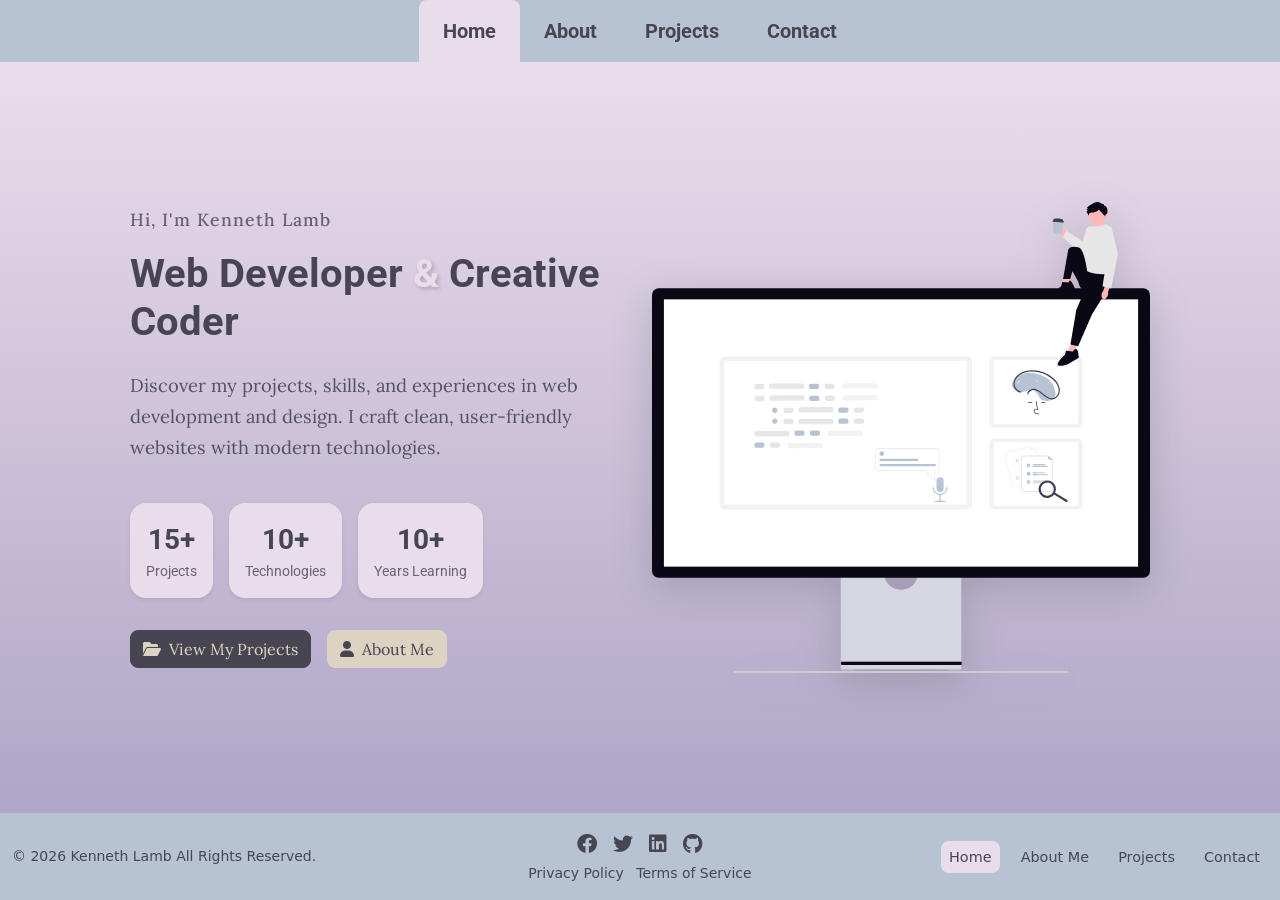
<file: index.html>
<!DOCTYPE html>
<html lang="en">

<head>
    <meta charset="UTF-8">
    <meta name="viewport" content="width=device-width, initial-scale=1.0">
    <meta name="description"
        content="Welcome to the portfolio of Kenneth Lamb, a Full Stack Engineer showcasing his work in web development, coding, and creative projects.">
    <title>Portfolio Site | Kenneth Lamb</title>
    <!-- Bootstrap CSS first -->
    <link href="https://cdn.jsdelivr.net/npm/bootstrap@5.3.8/dist/css/bootstrap.min.css" rel="stylesheet"
        integrity="sha384-sRIl4kxILFvY47J16cr9ZwB07vP4J8+LH7qKQnuqkuIAvNWLzeN8tE5YBujZqJLB" crossorigin="anonymous">
    <!-- Custom CSS after Bootstrap to override -->
    <link rel="stylesheet" href="./css/styles.css">
    <!-- Fonts -->
    <link rel="preconnect" href="https://fonts.googleapis.com">
    <link rel="preconnect" href="https://fonts.gstatic.com" crossorigin>
    <link
        href="https://fonts.googleapis.com/css2?family=Lora:ital,wght@0,400..700;1,400..700&family=Roboto:ital,wght@0,100..900;1,100..900&display=swap"
        rel="stylesheet">
    <link rel="stylesheet" href="https://cdnjs.cloudflare.com/ajax/libs/font-awesome/6.0.0/css/all.min.css">
</head>

<body class="d-flex flex-column min-vh-100">
    <!-- Navigation -->
    <nav class="navbar navbar-expand-md bg-secondary py-0">
        <div class="container-fluid justify-content-center">
            <button class="navbar-toggler border-0 d-md-none" type="button" data-bs-toggle="collapse"
                data-bs-target="#navbarNav" aria-controls="navbarNav" aria-expanded="false"
                aria-label="Toggle navigation">
                <span class="navbar-toggler-icon"></span>
            </button>
            <div class="collapse navbar-collapse justify-content-center" id="navbarNav">
                <ul class="navbar-nav">
                    <li class="nav-item">
                        <a class="nav-link fw-bold fs-5 px-4 py-3 active" aria-current="page" href="index.html">Home</a>
                    </li>
                    <li class="nav-item">
                        <a class="nav-link fw-bold fs-5 px-4 py-3" href="about.html">About</a>
                    </li>
                    <li class="nav-item">
                        <a class="nav-link fw-bold fs-5 px-4 py-3" href="projects.html">Projects</a>
                    </li>
                    <li class="nav-item">
                        <a class="nav-link fw-bold fs-5 px-4 py-3" href="contact.html">Contact</a>
                    </li>
                </ul>
            </div>
        </div>
    </nav>

    <!-- Main Content -->
    <main class="flex-grow-1 d-flex align-items-center" style="font-family: 'Lora', serif;">
        <section class="container">
            <div class="row align-items-center px-3 px-md-5 py-4">
                <!-- Hero Content -->
                <div class="col-12 col-md-6 text-center text-md-start">
                    <div class="d-flex flex-column gap-3">
                        <!-- Greeting -->
                        <span class="hero-greeting">Hi, I'm Kenneth Lamb</span>

                        <!-- Title -->
                        <h1 class="hero-title">Web Developer <span class="highlight">&amp;</span> Creative Coder</h1>

                        <!-- Description -->
                        <p class="hero-description">Discover my projects, skills, and experiences in web
                            development and design. I craft clean, user-friendly websites with modern technologies.</p>

                        <!-- Stats -->
                        <div class="d-flex flex-wrap justify-content-center justify-content-md-start gap-3 my-2">
                            <div class="stat d-flex flex-column align-items-center bg-accent p-3 rounded-4 shadow-sm">
                                <span class="stat-number">15+</span>
                                <span class="stat-label">Projects</span>
                            </div>
                            <div class="stat d-flex flex-column align-items-center bg-accent p-3 rounded-4 shadow-sm">
                                <span class="stat-number">10+</span>
                                <span class="stat-label">Technologies</span>
                            </div>
                            <div class="stat d-flex flex-column align-items-center bg-accent p-3 rounded-4 shadow-sm">
                                <span class="stat-number">10+</span>
                                <span class="stat-label">Years Learning</span>
                            </div>
                        </div>

                        <!-- Buttons -->
                        <div class="d-flex flex-wrap gap-3 justify-content-center justify-content-md-start mt-2">
                            <a href="projects.html" class="btn btn-tertiary rounded-3">
                                <i class="fas fa-folder-open me-2"></i>View My Projects
                            </a>
                            <a href="about.html" class="btn btn-primary rounded-3">
                                <i class="fas fa-user me-2"></i>About Me
                            </a>
                        </div>
                    </div>
                </div>

                <!-- Hero Image -->
                <div class="col-12 col-md-6 d-none d-md-flex justify-content-center align-items-center">
                    <img src="assets/undraw_vibe-coding_mjme.svg" alt="Developer coding illustration"
                        class="img-fluid hero-img">
                </div>
            </div>
        </section>
    </main>

    <!-- Footer -->
    <footer class="bg-secondary py-3 mt-auto">
        <div class="container-fluid">
            <div class="row align-items-center text-center text-md-start">
                <!-- Copyright -->
                <div class="col-12 col-md-4 mb-2 mb-md-0">
                    <p class="mb-0 small">&copy; 2026 Kenneth Lamb All Rights Reserved.</p>
                </div>

                <!-- Social & Legal Links -->
                <div class="col-12 col-md-4 mb-2 mb-md-0 text-center">
                    <div class="d-none d-md-flex justify-content-center gap-3 mb-1">
                        <a href="https://www.facebook.com" target="_blank" class="text-tertiary fs-5"><i class="fab fa-facebook"></i></a>
                        <a href="https://twitter.com" target="_blank" class="text-tertiary fs-5"><i class="fab fa-twitter"></i></a>
                        <a href="https://www.linkedin.com" target="_blank" class="text-tertiary fs-5"><i class="fab fa-linkedin"></i></a>
                        <a href="https://github.com" target="_blank" class="text-tertiary fs-5"><i class="fab fa-github"></i></a>
                    </div>
                    <div class="d-none d-md-block small">
                        <a href="#" class="text-tertiary text-decoration-none me-2">Privacy Policy</a>
                        <a href="#" class="text-tertiary text-decoration-none">Terms of Service</a>
                    </div>
                </div>

                <!-- Footer Nav -->
                <div class="col-12 col-md-4 d-none d-md-block text-end">
                    <ul class="list-inline mb-0">
                        <li class="list-inline-item"><a href="index.html" class="footer-link active">Home</a></li>
                        <li class="list-inline-item"><a href="about.html" class="footer-link">About Me</a></li>
                        <li class="list-inline-item"><a href="projects.html" class="footer-link">Projects</a></li>
                        <li class="list-inline-item"><a href="contact.html" class="footer-link">Contact</a></li>
                    </ul>
                </div>
            </div>
        </div>
    </footer>

    <script src="https://cdn.jsdelivr.net/npm/bootstrap@5.3.8/dist/js/bootstrap.bundle.min.js"
        integrity="sha384-FKyoEForCGlyvwx9Hj09JcYn3nv7wiPVlz7YYwJrWVcXK/BmnVDxM+D2scQbITxI"
        crossorigin="anonymous"></script>
    <script src="scripts/index.js"></script>
</body>

</html>
</file>
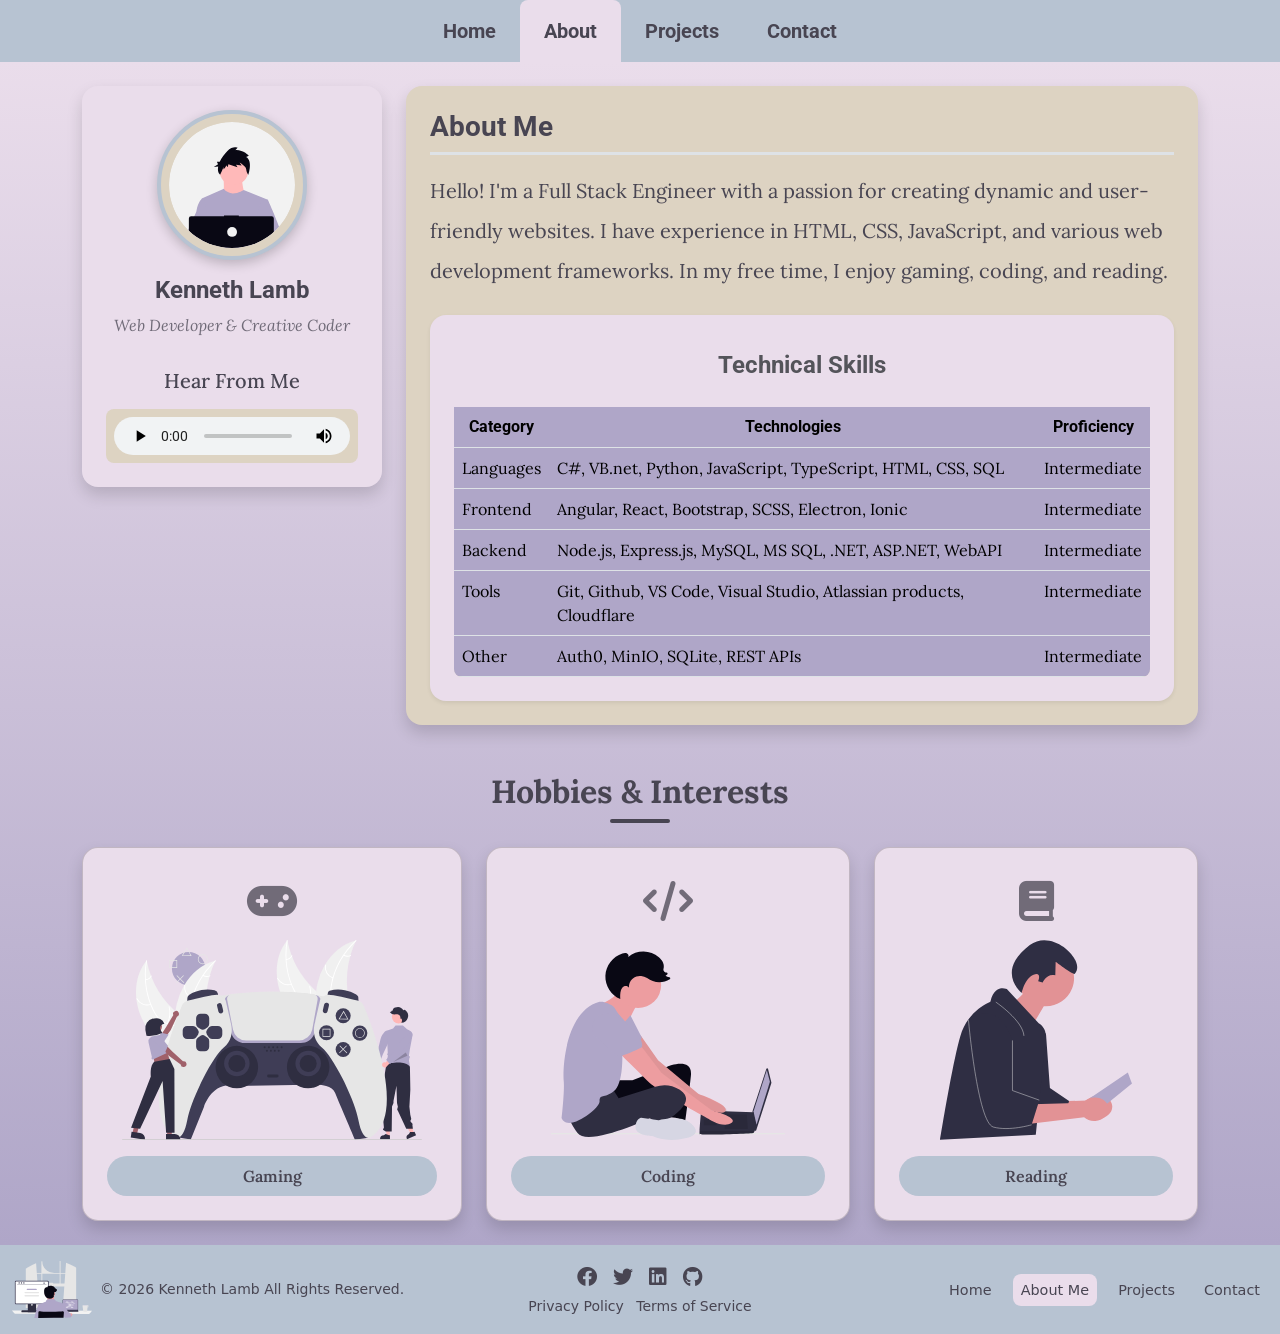
<file: about.html>
<!DOCTYPE html>
<html lang="en">

<head>
    <meta charset="UTF-8">
    <meta name="viewport" content="width=device-width, initial-scale=1.0">
    <meta name="description" content="Learn more about Kenneth Lamb, a Full Stack Engineer passionate about creating dynamic and user-friendly websites.">
    <title>About | Kenneth Lamb</title>
    <!-- Bootstrap CSS first -->
    <link href="https://cdn.jsdelivr.net/npm/bootstrap@5.3.8/dist/css/bootstrap.min.css" rel="stylesheet" integrity="sha384-sRIl4kxILFvY47J16cr9ZwB07vP4J8+LH7qKQnuqkuIAvNWLzeN8tE5YBujZqJLB" crossorigin="anonymous">
    <!-- Custom CSS after Bootstrap -->
    <link rel="stylesheet" href="./css/styles.css">
    <!-- Fonts -->
    <link rel="preconnect" href="https://fonts.googleapis.com">
    <link rel="preconnect" href="https://fonts.gstatic.com" crossorigin>
    <link href="https://fonts.googleapis.com/css2?family=Lora:ital,wght@0,400..700;1,400..700&family=Roboto:ital,wght@0,100..900;1,100..900&display=swap" rel="stylesheet">
    <link rel="stylesheet" href="https://cdnjs.cloudflare.com/ajax/libs/font-awesome/6.0.0/css/all.min.css">
</head>

<body class="d-flex flex-column min-vh-100">
    <!-- Navigation -->
    <nav class="navbar navbar-expand-md bg-secondary py-0">
        <div class="container-fluid justify-content-center">
            <button class="navbar-toggler border-0 d-md-none" type="button" data-bs-toggle="collapse"
                data-bs-target="#navbarNav" aria-controls="navbarNav" aria-expanded="false"
                aria-label="Toggle navigation">
                <span class="navbar-toggler-icon"></span>
            </button>
            <div class="collapse navbar-collapse justify-content-center" id="navbarNav">
                <ul class="navbar-nav">
                    <li class="nav-item">
                        <a class="nav-link fw-bold fs-5 px-4 py-3" href="index.html">Home</a>
                    </li>
                    <li class="nav-item">
                        <a class="nav-link fw-bold fs-5 px-4 py-3 active" aria-current="page" href="about.html">About</a>
                    </li>
                    <li class="nav-item">
                        <a class="nav-link fw-bold fs-5 px-4 py-3" href="projects.html">Projects</a>
                    </li>
                    <li class="nav-item">
                        <a class="nav-link fw-bold fs-5 px-4 py-3" href="contact.html">Contact</a>
                    </li>
                </ul>
            </div>
        </div>
    </nav>

    <!-- Main Content -->
    <main class="flex-grow-1" style="font-family: 'Lora', serif;">
        <!-- Info Section -->
        <section class="container py-4">
            <div class="d-flex flex-column flex-md-row gap-4 align-items-start">
                <!-- Profile Card - Desktop Only -->
                <div class="profile-card d-none d-md-flex flex-column align-items-center text-center bg-accent rounded-4 p-4 shadow" style="position: sticky; top: 2rem; width: 300px; flex-shrink: 0;">
                    <img src="assets/undraw_developer-avatar_f6ac.svg" alt="a person working on a laptop"
                        class="profile-avatar rounded-circle mb-3" style="width: 150px; height: 150px;">
                    <h1 class="fs-4 fw-bold" style="font-family: 'Roboto', sans-serif;">Kenneth Lamb</h1>
                    <p class="tagline fst-italic opacity-75">Web Developer & Creative Coder</p>
                    <h3 class="fs-5 mt-3">Hear From Me</h3>
                    <audio controls class="mt-2 w-100">
                        <source src="media/Intro.mp3" type="audio/mpeg">
                        <source src="media/Intro.ogg" type="audio/ogg">
                        Your browser does not support the audio element.
                    </audio>
                </div>

                <!-- Bio Card -->
                <div class="bio-card flex-grow-1 bg-primary rounded-4 p-4 shadow">
                    <h2 class="fs-3 fw-bold mb-3 pb-2 border-bottom border-accent border-3" style="font-family: 'Roboto', sans-serif;">About Me</h2>
                    <p class="fs-5 lh-lg">Hello! I'm a Full Stack Engineer with a passion for creating dynamic and user-friendly websites. I
                        have experience in HTML, CSS, JavaScript, and various web development frameworks. In my free time, I
                        enjoy gaming, coding, and reading.</p>
                    
                    <!-- Tech Table - Tablet+ -->
                    <div class="d-none d-md-block bg-accent rounded-4 p-4 mt-4 shadow-sm overflow-auto">
                        <table class="table table-hover mb-0 bg-primary rounded-3 overflow-hidden" style="min-width: 500px;">
                            <caption class="caption-top fs-4 fw-bold text-center mb-3" style="font-family: 'Roboto', sans-serif;">Technical Skills</caption>
                            <thead class="bg-secondary">
                                <tr>
                                    <th class="text-center fw-bold" style="font-family: 'Roboto', sans-serif;">Category</th>
                                    <th class="text-center fw-bold" style="font-family: 'Roboto', sans-serif;">Technologies</th>
                                    <th class="text-center fw-bold" style="font-family: 'Roboto', sans-serif;">Proficiency</th>
                                </tr>
                            </thead>
                            <tbody>
                                <tr>
                                    <td>Languages</td>
                                    <td>C#, VB.net, Python, JavaScript, TypeScript, HTML, CSS, SQL</td>
                                    <td>Intermediate</td>
                                </tr>
                                <tr>
                                    <td>Frontend</td>
                                    <td>Angular, React, Bootstrap, SCSS, Electron, Ionic</td>
                                    <td>Intermediate</td>
                                </tr>
                                <tr>
                                    <td>Backend</td>
                                    <td>Node.js, Express.js, MySQL, MS SQL, .NET, ASP.NET, WebAPI</td>
                                    <td>Intermediate</td>
                                </tr>
                                <tr>
                                    <td>Tools</td>
                                    <td>Git, Github, VS Code, Visual Studio, Atlassian products, Cloudflare</td>
                                    <td>Intermediate</td>
                                </tr>
                                <tr>
                                    <td>Other</td>
                                    <td>Auth0, MinIO, SQLite, REST APIs</td>
                                    <td>Intermediate</td>
                                </tr>
                            </tbody>
                        </table>
                    </div>
                </div>
            </div>
        </section>

        <!-- Hobbies Section - Desktop Only -->
        <section class="container d-none d-md-block py-4">
            <h2 class="section-title text-center fs-2 fw-bold mb-4">Hobbies & Interests</h2>
            <div class="d-flex flex-wrap justify-content-center gap-4">
                <div class="card bg-accent rounded-4 shadow p-4 text-center flex-grow-1" style="min-width: 260px; max-width: 380px;">
                    <div class="card-icon fs-1 text-tertiary opacity-75 mb-2"><i class="fas fa-gamepad"></i></div>
                    <img src="assets/undraw_gaming_v7a6.svg" alt="two people holding up a giant game controller" class="img-fluid mb-3" style="height: 200px; object-fit: contain;">
                    <div class="card-label bg-secondary py-2 px-4 rounded-pill fw-semibold">Gaming</div>
                </div>
                <div class="card bg-accent rounded-4 shadow p-4 text-center flex-grow-1" style="min-width: 260px; max-width: 380px;">
                    <div class="card-icon fs-1 text-tertiary opacity-75 mb-2"><i class="fas fa-code"></i></div>
                    <img src="assets/undraw_deep-work_muov.svg" alt="a person deep in working on a laptop" class="img-fluid mb-3" style="height: 200px; object-fit: contain;">
                    <div class="card-label bg-secondary py-2 px-4 rounded-pill fw-semibold">Coding</div>
                </div>
                <div class="card bg-accent rounded-4 shadow p-4 text-center flex-grow-1" style="min-width: 260px; max-width: 380px;">
                    <div class="card-icon fs-1 text-tertiary opacity-75 mb-2"><i class="fas fa-book"></i></div>
                    <img src="assets/undraw_reading_c1xl.svg" alt="a person reading a book" class="img-fluid mb-3" style="height: 200px; object-fit: contain;">
                    <div class="card-label bg-secondary py-2 px-4 rounded-pill fw-semibold">Reading</div>
                </div>
            </div>
        </section>
    </main>

    <!-- Footer -->
    <footer class="bg-secondary py-3 mt-auto">
        <div class="container-fluid">
            <div class="row align-items-center text-center text-md-start">
                <!-- Logo & Copyright -->
                <div class="col-12 col-md-4 mb-2 mb-md-0 d-flex align-items-center justify-content-center justify-content-md-start gap-2">
                    <img src="assets/undraw_programming.svg" alt="Portfolio Logo" style="width: 5em;">
                    <p class="mb-0 small">&copy; 2026 Kenneth Lamb All Rights Reserved.</p>
                </div>

                <!-- Social & Legal Links -->
                <div class="col-12 col-md-4 mb-2 mb-md-0 text-center">
                    <div class="d-none d-md-flex justify-content-center gap-3 mb-1">
                        <a href="https://www.facebook.com" target="_blank" class="text-tertiary fs-5"><i class="fab fa-facebook"></i></a>
                        <a href="https://twitter.com" target="_blank" class="text-tertiary fs-5"><i class="fab fa-twitter"></i></a>
                        <a href="https://www.linkedin.com" target="_blank" class="text-tertiary fs-5"><i class="fab fa-linkedin"></i></a>
                        <a href="https://github.com" target="_blank" class="text-tertiary fs-5"><i class="fab fa-github"></i></a>
                    </div>
                    <div class="d-none d-md-block small">
                        <a href="#" class="text-tertiary text-decoration-none me-2">Privacy Policy</a>
                        <a href="#" class="text-tertiary text-decoration-none">Terms of Service</a>
                    </div>
                </div>

                <!-- Footer Nav -->
                <div class="col-12 col-md-4 d-none d-md-block text-end">
                    <ul class="list-inline mb-0">
                        <li class="list-inline-item"><a href="index.html" class="footer-link">Home</a></li>
                        <li class="list-inline-item"><a href="about.html" class="footer-link active">About Me</a></li>
                        <li class="list-inline-item"><a href="projects.html" class="footer-link">Projects</a></li>
                        <li class="list-inline-item"><a href="contact.html" class="footer-link">Contact</a></li>
                    </ul>
                </div>
            </div>
        </div>
    </footer>

    <script src="https://cdn.jsdelivr.net/npm/bootstrap@5.3.8/dist/js/bootstrap.bundle.min.js" integrity="sha384-FKyoEForCGlyvwx9Hj09JcYn3nv7wiPVlz7YYwJrWVcXK/BmnVDxM+D2scQbITxI" crossorigin="anonymous"></script>
    <script src="scripts/index.js"></script>
</body>

</html>
</file>
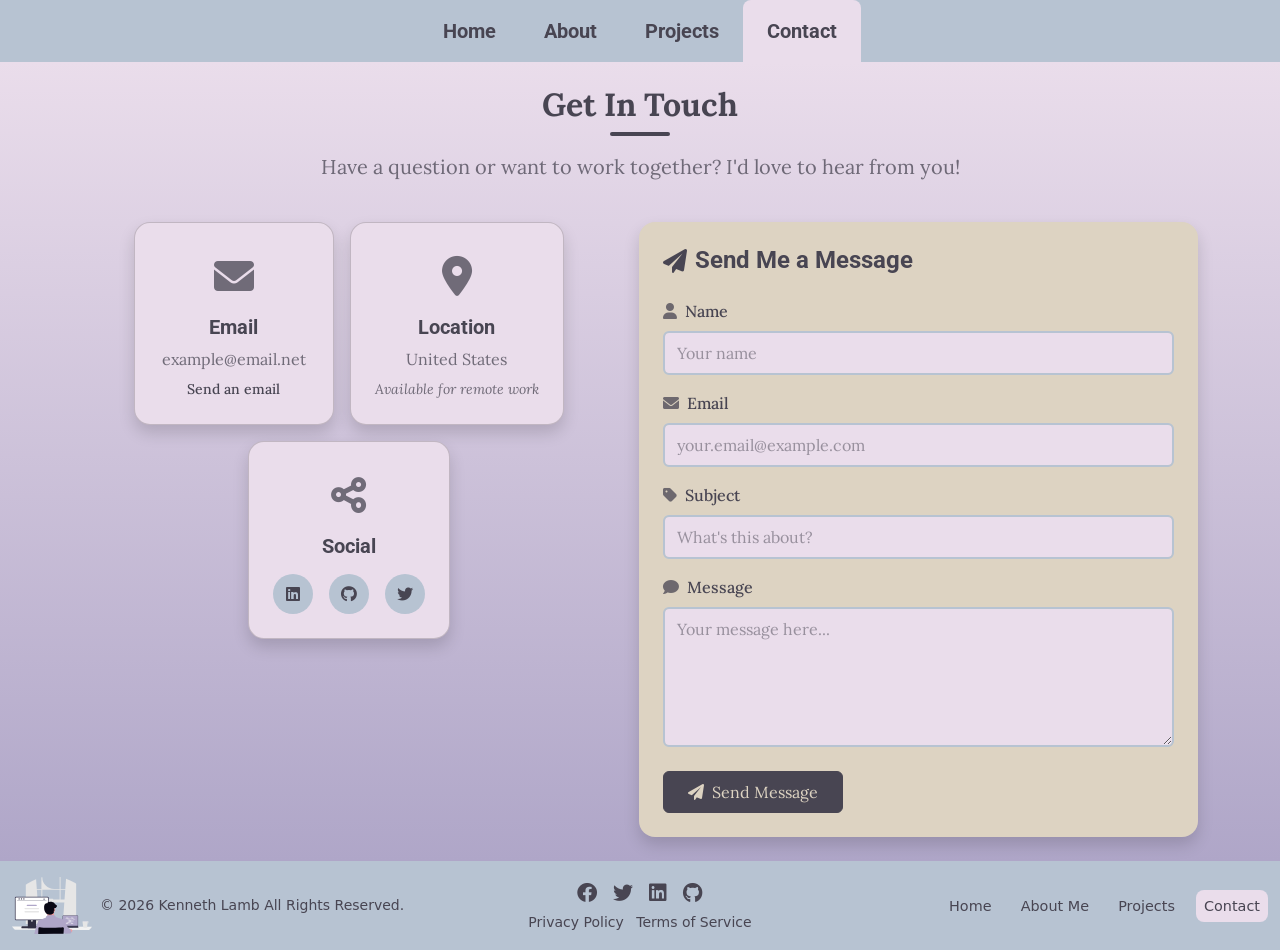
<file: contact.html>
<!DOCTYPE html>
<html lang="en">

<head>
    <meta charset="UTF-8">
    <meta name="viewport" content="width=device-width, initial-scale=1.0">
    <meta name="description" content="Get in touch with Kenneth Lamb, a Full Stack Engineer, for questions or collaboration opportunities.">
    <title>Contact | Kenneth Lamb</title>
    <!-- Bootstrap CSS first -->
    <link href="https://cdn.jsdelivr.net/npm/bootstrap@5.3.8/dist/css/bootstrap.min.css" rel="stylesheet" integrity="sha384-sRIl4kxILFvY47J16cr9ZwB07vP4J8+LH7qKQnuqkuIAvNWLzeN8tE5YBujZqJLB" crossorigin="anonymous">
    <!-- Custom CSS after Bootstrap -->
    <link rel="stylesheet" href="./css/styles.css">
    <!-- Fonts -->
    <link rel="preconnect" href="https://fonts.googleapis.com">
    <link rel="preconnect" href="https://fonts.gstatic.com" crossorigin>
    <link href="https://fonts.googleapis.com/css2?family=Lora:ital,wght@0,400..700;1,400..700&family=Roboto:ital,wght@0,100..900;1,100..900&display=swap" rel="stylesheet">
    <link rel="stylesheet" href="https://cdnjs.cloudflare.com/ajax/libs/font-awesome/6.0.0/css/all.min.css">
</head>

<body class="d-flex flex-column min-vh-100">
    <!-- Navigation -->
    <nav class="navbar navbar-expand-md bg-secondary py-0">
        <div class="container-fluid justify-content-center">
            <button class="navbar-toggler border-0 d-md-none" type="button" data-bs-toggle="collapse"
                data-bs-target="#navbarNav" aria-controls="navbarNav" aria-expanded="false"
                aria-label="Toggle navigation">
                <span class="navbar-toggler-icon"></span>
            </button>
            <div class="collapse navbar-collapse justify-content-center" id="navbarNav">
                <ul class="navbar-nav">
                    <li class="nav-item">
                        <a class="nav-link fw-bold fs-5 px-4 py-3" href="index.html">Home</a>
                    </li>
                    <li class="nav-item">
                        <a class="nav-link fw-bold fs-5 px-4 py-3" href="about.html">About</a>
                    </li>
                    <li class="nav-item">
                        <a class="nav-link fw-bold fs-5 px-4 py-3" href="projects.html">Projects</a>
                    </li>
                    <li class="nav-item">
                        <a class="nav-link fw-bold fs-5 px-4 py-3 active" aria-current="page" href="contact.html">Contact</a>
                    </li>
                </ul>
            </div>
        </div>
    </nav>

    <!-- Main Content -->
    <main class="flex-grow-1" style="font-family: 'Lora', serif;">
        <!-- Page Header -->
        <section class="container py-4">
            <div class="text-center">
                <h1 class="section-title fs-2 fw-bold">Get In Touch</h1>
                <p class="fs-5 opacity-75 mt-3">Have a question or want to work together? I'd love to hear from you!</p>
            </div>
        </section>

        <!-- Contact Section -->
        <section class="container pb-4">
            <div class="d-flex flex-column flex-md-row gap-4 align-items-start">
                <!-- Contact Info Cards -->
                <div class="d-flex flex-column flex-md-row flex-md-wrap justify-content-center gap-3 w-100 w-md-auto">
                    <!-- Email Card -->
                    <div class="card d-flex flex-column align-items-center bg-accent rounded-4 shadow p-4 text-center" style="min-width: 200px;">
                        <div class="card-icon fs-1 text-tertiary opacity-75 mb-2"><i class="fas fa-envelope"></i></div>
                        <h3 class="fs-5 fw-bold mb-2" style="font-family: 'Roboto', sans-serif;">Email</h3>
                        <p class="mb-2 opacity-75">example@email.net</p>
                        <a href="mailto:example@email.net" class="contact-link text-tertiary fw-medium text-decoration-none small">Send an email</a>
                    </div>

                    <!-- Location Card -->
                    <div class="card d-flex flex-column align-items-center bg-accent rounded-4 shadow p-4 text-center" style="min-width: 200px;">
                        <div class="card-icon fs-1 text-tertiary opacity-75 mb-2"><i class="fas fa-map-marker-alt"></i></div>
                        <h3 class="fs-5 fw-bold mb-2" style="font-family: 'Roboto', sans-serif;">Location</h3>
                        <p class="mb-2 opacity-75">United States</p>
                        <span class="small fst-italic opacity-75">Available for remote work</span>
                    </div>

                    <!-- Social Card -->
                    <div class="card d-flex flex-column align-items-center bg-accent rounded-4 shadow p-4 text-center" style="min-width: 200px;">
                        <div class="card-icon fs-1 text-tertiary opacity-75 mb-2"><i class="fas fa-share-alt"></i></div>
                        <h3 class="fs-5 fw-bold mb-2" style="font-family: 'Roboto', sans-serif;">Social</h3>
                        <div class="d-flex justify-content-center gap-3 mt-2">
                            <a href="#" class="social-icon d-inline-flex align-items-center justify-content-center bg-secondary text-tertiary rounded-circle text-decoration-none" style="width: 2.5rem; height: 2.5rem;"><i class="fab fa-linkedin"></i></a>
                            <a href="#" class="social-icon d-inline-flex align-items-center justify-content-center bg-secondary text-tertiary rounded-circle text-decoration-none" style="width: 2.5rem; height: 2.5rem;"><i class="fab fa-github"></i></a>
                            <a href="#" class="social-icon d-inline-flex align-items-center justify-content-center bg-secondary text-tertiary rounded-circle text-decoration-none" style="width: 2.5rem; height: 2.5rem;"><i class="fab fa-twitter"></i></a>
                        </div>
                    </div>
                </div>

                <!-- Contact Form -->
                <div class="flex-grow-1 bg-primary rounded-4 p-4 shadow w-100">
                    <h2 class="fs-4 fw-bold mb-4 d-flex align-items-center gap-2" style="font-family: 'Roboto', sans-serif;">
                        <i class="fas fa-paper-plane"></i> Send Me a Message
                    </h2>
                    <form action="mailto:example@email.net" method="post" enctype="text/plain" class="d-flex flex-column gap-3">
                        <div class="d-flex flex-column gap-2">
                            <label for="name" class="fw-medium d-flex align-items-center gap-2">
                                <i class="fas fa-user opacity-75"></i> Name
                            </label>
                            <input type="text" id="name" name="name" class="form-control bg-accent border-secondary border-2 py-2" placeholder="Your name" required>
                        </div>
                        <div class="d-flex flex-column gap-2">
                            <label for="email" class="fw-medium d-flex align-items-center gap-2">
                                <i class="fas fa-envelope opacity-75"></i> Email
                            </label>
                            <input type="email" id="email" name="email" class="form-control bg-accent border-secondary border-2 py-2" placeholder="your.email@example.com" required>
                        </div>
                        <div class="d-flex flex-column gap-2">
                            <label for="subject" class="fw-medium d-flex align-items-center gap-2">
                                <i class="fas fa-tag opacity-75"></i> Subject
                            </label>
                            <input type="text" id="subject" name="subject" class="form-control bg-accent border-secondary border-2 py-2" placeholder="What's this about?">
                        </div>
                        <div class="d-flex flex-column gap-2">
                            <label for="message" class="fw-medium d-flex align-items-center gap-2">
                                <i class="fas fa-comment opacity-75"></i> Message
                            </label>
                            <textarea id="message" name="message" rows="5" class="form-control bg-accent border-secondary border-2 py-2" placeholder="Your message here..." required></textarea>
                        </div>
                        <button type="submit" class="btn btn-tertiary d-inline-flex align-items-center justify-content-center gap-2 py-2 px-4 mt-2 align-self-start">
                            <i class="fas fa-paper-plane"></i> Send Message
                        </button>
                    </form>
                </div>
            </div>
        </section>
    </main>

    <!-- Footer -->
    <footer class="bg-secondary py-3 mt-auto">
        <div class="container-fluid">
            <div class="row align-items-center text-center text-md-start">
                <!-- Logo & Copyright -->
                <div class="col-12 col-md-4 mb-2 mb-md-0 d-flex align-items-center justify-content-center justify-content-md-start gap-2">
                    <img src="assets/undraw_programming.svg" alt="Portfolio Logo" style="width: 5em;">
                    <p class="mb-0 small">&copy; 2026 Kenneth Lamb All Rights Reserved.</p>
                </div>

                <!-- Social & Legal Links -->
                <div class="col-12 col-md-4 mb-2 mb-md-0 text-center">
                    <div class="d-none d-md-flex justify-content-center gap-3 mb-1">
                        <a href="https://www.facebook.com" target="_blank" class="text-tertiary fs-5"><i class="fab fa-facebook"></i></a>
                        <a href="https://twitter.com" target="_blank" class="text-tertiary fs-5"><i class="fab fa-twitter"></i></a>
                        <a href="https://www.linkedin.com" target="_blank" class="text-tertiary fs-5"><i class="fab fa-linkedin"></i></a>
                        <a href="https://github.com" target="_blank" class="text-tertiary fs-5"><i class="fab fa-github"></i></a>
                    </div>
                    <div class="d-none d-md-block small">
                        <a href="#" class="text-tertiary text-decoration-none me-2">Privacy Policy</a>
                        <a href="#" class="text-tertiary text-decoration-none">Terms of Service</a>
                    </div>
                </div>

                <!-- Footer Nav -->
                <div class="col-12 col-md-4 d-none d-md-block text-end">
                    <ul class="list-inline mb-0">
                        <li class="list-inline-item"><a href="index.html" class="footer-link">Home</a></li>
                        <li class="list-inline-item"><a href="about.html" class="footer-link">About Me</a></li>
                        <li class="list-inline-item"><a href="projects.html" class="footer-link">Projects</a></li>
                        <li class="list-inline-item"><a href="contact.html" class="footer-link active">Contact</a></li>
                    </ul>
                </div>
            </div>
        </div>
    </footer>

    <script src="https://cdn.jsdelivr.net/npm/bootstrap@5.3.8/dist/js/bootstrap.bundle.min.js" integrity="sha384-FKyoEForCGlyvwx9Hj09JcYn3nv7wiPVlz7YYwJrWVcXK/BmnVDxM+D2scQbITxI" crossorigin="anonymous"></script>
    <script src="scripts/index.js"></script>
</body>

</html>
</file>
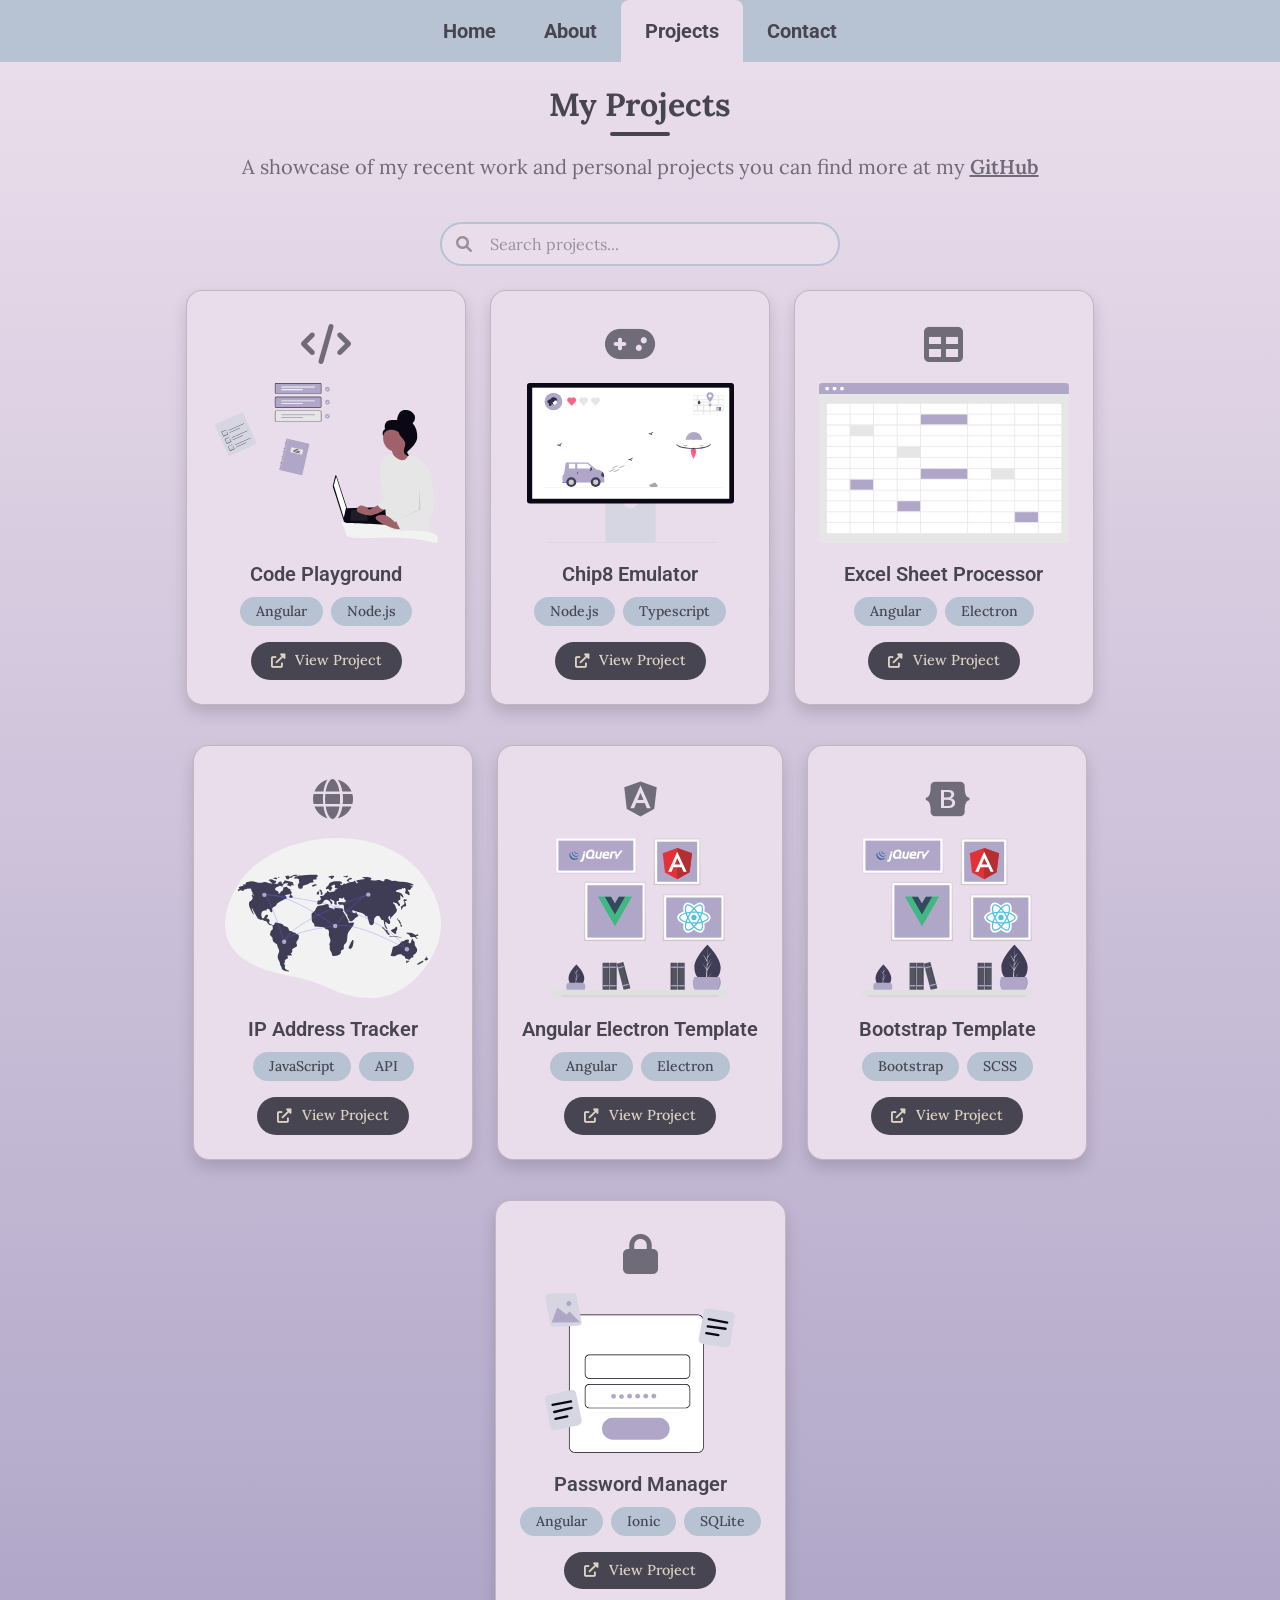
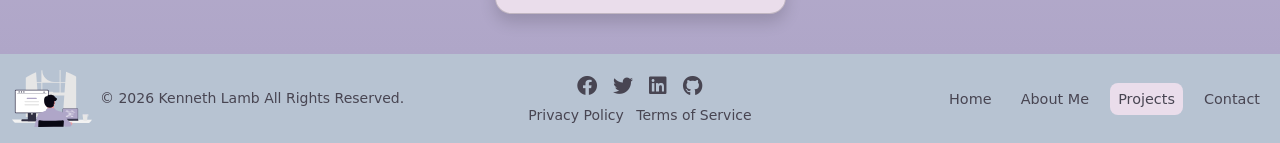
<file: projects.html>
<!DOCTYPE html>
<html lang="en">

<head>
    <meta charset="UTF-8">
    <meta name="viewport" content="width=device-width, initial-scale=1.0">
    <meta name="description" content="Explore the projects of Kenneth Lamb, a Full Stack Engineer, showcasing his work in web development, coding, and creative projects.">
    <title>Projects | Kenneth Lamb</title>
    <!-- Bootstrap CSS first -->
    <link href="https://cdn.jsdelivr.net/npm/bootstrap@5.3.8/dist/css/bootstrap.min.css" rel="stylesheet" integrity="sha384-sRIl4kxILFvY47J16cr9ZwB07vP4J8+LH7qKQnuqkuIAvNWLzeN8tE5YBujZqJLB" crossorigin="anonymous">
    <!-- Custom CSS after Bootstrap -->
    <link rel="stylesheet" href="./css/styles.css">
    <!-- Fonts -->
    <link rel="preconnect" href="https://fonts.googleapis.com">
    <link rel="preconnect" href="https://fonts.gstatic.com" crossorigin>
    <link href="https://fonts.googleapis.com/css2?family=Lora:ital,wght@0,400..700;1,400..700&family=Roboto:ital,wght@0,100..900;1,100..900&display=swap" rel="stylesheet">
    <link rel="stylesheet" href="https://cdnjs.cloudflare.com/ajax/libs/font-awesome/6.0.0/css/all.min.css">
</head>

<body class="d-flex flex-column min-vh-100">
    <!-- Navigation -->
    <nav class="navbar navbar-expand-md bg-secondary py-0">
        <div class="container-fluid justify-content-center">
            <button class="navbar-toggler border-0 d-md-none" type="button" data-bs-toggle="collapse"
                data-bs-target="#navbarNav" aria-controls="navbarNav" aria-expanded="false"
                aria-label="Toggle navigation">
                <span class="navbar-toggler-icon"></span>
            </button>
            <div class="collapse navbar-collapse justify-content-center" id="navbarNav">
                <ul class="navbar-nav">
                    <li class="nav-item">
                        <a class="nav-link fw-bold fs-5 px-4 py-3" href="index.html">Home</a>
                    </li>
                    <li class="nav-item">
                        <a class="nav-link fw-bold fs-5 px-4 py-3" href="about.html">About</a>
                    </li>
                    <li class="nav-item">
                        <a class="nav-link fw-bold fs-5 px-4 py-3 active" aria-current="page" href="projects.html">Projects</a>
                    </li>
                    <li class="nav-item">
                        <a class="nav-link fw-bold fs-5 px-4 py-3" href="contact.html">Contact</a>
                    </li>
                </ul>
            </div>
        </div>
    </nav>

    <!-- Main Content -->
    <main class="flex-grow-1" style="font-family: 'Lora', serif;">
        <!-- Page Header -->
        <section class="container py-4">
            <div class="text-center">
                <h1 class="section-title fs-2 fw-bold">My Projects</h1>
                <p class="fs-5 opacity-75 mt-3">A showcase of my recent work and personal projects you can find more at my 
                    <a href="https://github.com/yourusername" target="_blank" class="text-tertiary fw-semibold">GitHub</a>
                </p>
            </div>
        </section>

        <!-- Project Cards -->
        <section class="container pb-4">
            <!-- Search -->
            <div class="position-relative mx-auto mb-4" style="max-width: 400px;">
                <i class="fas fa-search position-absolute top-50 translate-middle-y text-tertiary opacity-50" style="left: 1rem;"></i>
                <input type="text" id="project-search" class="form-control rounded-pill ps-5 py-2 bg-accent border-secondary border-2" 
                    placeholder="Search projects..." autocomplete="off">
            </div>
            
            <p id="no-results" class="text-center fs-5 opacity-75 py-4 d-none">No projects found matching your search.</p>
            
            <!-- Cards Container -->
            <div class="d-flex flex-wrap justify-content-center gap-4" id="card-container">
                <!-- Card 1 -->
                <figure class="card d-flex flex-column align-items-center bg-accent rounded-4 shadow p-4 text-center" style="max-width: 320px; min-width: 280px;">
                    <div class="card-icon fs-1 text-tertiary opacity-75 mb-2"><i class="fas fa-code"></i></div>
                    <img src="assets/undraw_project-completed_ug9i.svg" alt="a person reviewing code on a laptop" class="img-fluid mb-3" style="height: 160px; object-fit: contain;">
                    <figcaption class="fs-5 fw-semibold mb-2" style="font-family: 'Roboto', sans-serif;">Code Playground</figcaption>
                    <div class="d-flex flex-wrap gap-2 justify-content-center mb-3">
                        <span class="tech-tag bg-secondary py-1 px-3 rounded-pill small fw-medium">Angular</span>
                        <span class="tech-tag bg-secondary py-1 px-3 rounded-pill small fw-medium">Node.js</span>
                    </div>
                    <a href="#" class="project-link mt-auto"><i class="fas fa-external-link-alt me-1"></i> View Project</a>
                </figure>

                <!-- Card 2 -->
                <figure class="card d-flex flex-column align-items-center bg-accent rounded-4 shadow p-4 text-center" style="max-width: 320px; min-width: 280px;">
                    <div class="card-icon fs-1 text-tertiary opacity-75 mb-2"><i class="fas fa-gamepad"></i></div>
                    <img src="assets/undraw_retro-video-game_l9zp.svg" alt="a retro video game on a laptop" class="img-fluid mb-3" style="height: 160px; object-fit: contain;">
                    <figcaption class="fs-5 fw-semibold mb-2" style="font-family: 'Roboto', sans-serif;">Chip8 Emulator</figcaption>
                    <div class="d-flex flex-wrap gap-2 justify-content-center mb-3">
                        <span class="tech-tag bg-secondary py-1 px-3 rounded-pill small fw-medium">Node.js</span>
                        <span class="tech-tag bg-secondary py-1 px-3 rounded-pill small fw-medium">Typescript</span>
                    </div>
                    <a href="#" class="project-link mt-auto"><i class="fas fa-external-link-alt me-1"></i> View Project</a>
                </figure>

                <!-- Card 3 -->
                <figure class="card d-flex flex-column align-items-center bg-accent rounded-4 shadow p-4 text-center" style="max-width: 320px; min-width: 280px;">
                    <div class="card-icon fs-1 text-tertiary opacity-75 mb-2"><i class="fas fa-table"></i></div>
                    <img src="assets/undraw_spreadsheet_uj8z.svg" alt="a spreadsheet on a browser" class="img-fluid mb-3" style="height: 160px; object-fit: contain;">
                    <figcaption class="fs-5 fw-semibold mb-2" style="font-family: 'Roboto', sans-serif;">Excel Sheet Processor</figcaption>
                    <div class="d-flex flex-wrap gap-2 justify-content-center mb-3">
                        <span class="tech-tag bg-secondary py-1 px-3 rounded-pill small fw-medium">Angular</span>
                        <span class="tech-tag bg-secondary py-1 px-3 rounded-pill small fw-medium">Electron</span>
                    </div>
                    <a href="#" class="project-link mt-auto"><i class="fas fa-external-link-alt me-1"></i> View Project</a>
                </figure>

                <!-- Card 4 -->
                <figure class="card d-flex flex-column align-items-center bg-accent rounded-4 shadow p-4 text-center" style="max-width: 320px; min-width: 280px;">
                    <div class="card-icon fs-1 text-tertiary opacity-75 mb-2"><i class="fas fa-globe"></i></div>
                    <img src="assets/undraw_connected-world_anke.svg" alt="a connected world illustration" class="img-fluid mb-3" style="height: 160px; object-fit: contain;">
                    <figcaption class="fs-5 fw-semibold mb-2" style="font-family: 'Roboto', sans-serif;">IP Address Tracker</figcaption>
                    <div class="d-flex flex-wrap gap-2 justify-content-center mb-3">
                        <span class="tech-tag bg-secondary py-1 px-3 rounded-pill small fw-medium">JavaScript</span>
                        <span class="tech-tag bg-secondary py-1 px-3 rounded-pill small fw-medium">API</span>
                    </div>
                    <a href="#" class="project-link mt-auto"><i class="fas fa-external-link-alt me-1"></i> View Project</a>
                </figure>

                <!-- Card 5 -->
                <figure class="card d-flex flex-column align-items-center bg-accent rounded-4 shadow p-4 text-center" style="max-width: 320px; min-width: 280px;">
                    <div class="card-icon fs-1 text-tertiary opacity-75 mb-2"><i class="fab fa-angular"></i></div>
                    <img src="assets/undraw_java-script-frameworks_i8a4.svg" alt="image of javascript frameworks" class="img-fluid mb-3" style="height: 160px; object-fit: contain;">
                    <figcaption class="fs-5 fw-semibold mb-2" style="font-family: 'Roboto', sans-serif;">Angular Electron Template</figcaption>
                    <div class="d-flex flex-wrap gap-2 justify-content-center mb-3">
                        <span class="tech-tag bg-secondary py-1 px-3 rounded-pill small fw-medium">Angular</span>
                        <span class="tech-tag bg-secondary py-1 px-3 rounded-pill small fw-medium">Electron</span>
                    </div>
                    <a href="#" class="project-link mt-auto"><i class="fas fa-external-link-alt me-1"></i> View Project</a>
                </figure>

                <!-- Card 6 -->
                <figure class="card d-flex flex-column align-items-center bg-accent rounded-4 shadow p-4 text-center" style="max-width: 320px; min-width: 280px;">
                    <div class="card-icon fs-1 text-tertiary opacity-75 mb-2"><i class="fab fa-bootstrap"></i></div>
                    <img src="assets/undraw_java-script-frameworks_i8a4.svg" alt="image of javascript frameworks" class="img-fluid mb-3" style="height: 160px; object-fit: contain;">
                    <figcaption class="fs-5 fw-semibold mb-2" style="font-family: 'Roboto', sans-serif;">Bootstrap Template</figcaption>
                    <div class="d-flex flex-wrap gap-2 justify-content-center mb-3">
                        <span class="tech-tag bg-secondary py-1 px-3 rounded-pill small fw-medium">Bootstrap</span>
                        <span class="tech-tag bg-secondary py-1 px-3 rounded-pill small fw-medium">SCSS</span>
                    </div>
                    <a href="#" class="project-link mt-auto"><i class="fas fa-external-link-alt me-1"></i> View Project</a>
                </figure>

                <!-- Card 7 -->
                <figure class="card d-flex flex-column align-items-center bg-accent rounded-4 shadow p-4 text-center" style="max-width: 320px; min-width: 280px;">
                    <div class="card-icon fs-1 text-tertiary opacity-75 mb-2"><i class="fas fa-lock"></i></div>
                    <img src="assets/undraw_enter-password_1kl4.svg" alt="image of a password screen" class="img-fluid mb-3" style="height: 160px; object-fit: contain;">
                    <figcaption class="fs-5 fw-semibold mb-2" style="font-family: 'Roboto', sans-serif;">Password Manager</figcaption>
                    <div class="d-flex flex-wrap gap-2 justify-content-center mb-3">
                        <span class="tech-tag bg-secondary py-1 px-3 rounded-pill small fw-medium">Angular</span>
                        <span class="tech-tag bg-secondary py-1 px-3 rounded-pill small fw-medium">Ionic</span>
                        <span class="tech-tag bg-secondary py-1 px-3 rounded-pill small fw-medium">SQLite</span>
                    </div>
                    <a href="#" class="project-link mt-auto"><i class="fas fa-external-link-alt me-1"></i> View Project</a>
                </figure>
            </div>
        </section>
    </main>

    <!-- Footer -->
    <footer class="bg-secondary py-3 mt-auto">
        <div class="container-fluid">
            <div class="row align-items-center text-center text-md-start">
                <!-- Logo & Copyright -->
                <div class="col-12 col-md-4 mb-2 mb-md-0 d-flex align-items-center justify-content-center justify-content-md-start gap-2">
                    <img src="assets/undraw_programming.svg" alt="Portfolio Logo" style="width: 5em;">
                    <p class="mb-0 small">&copy; 2026 Kenneth Lamb All Rights Reserved.</p>
                </div>

                <!-- Social & Legal Links -->
                <div class="col-12 col-md-4 mb-2 mb-md-0 text-center">
                    <div class="d-none d-md-flex justify-content-center gap-3 mb-1">
                        <a href="https://www.facebook.com" target="_blank" class="text-tertiary fs-5"><i class="fab fa-facebook"></i></a>
                        <a href="https://twitter.com" target="_blank" class="text-tertiary fs-5"><i class="fab fa-twitter"></i></a>
                        <a href="https://www.linkedin.com" target="_blank" class="text-tertiary fs-5"><i class="fab fa-linkedin"></i></a>
                        <a href="https://github.com" target="_blank" class="text-tertiary fs-5"><i class="fab fa-github"></i></a>
                    </div>
                    <div class="d-none d-md-block small">
                        <a href="#" class="text-tertiary text-decoration-none me-2">Privacy Policy</a>
                        <a href="#" class="text-tertiary text-decoration-none">Terms of Service</a>
                    </div>
                </div>

                <!-- Footer Nav -->
                <div class="col-12 col-md-4 d-none d-md-block text-end">
                    <ul class="list-inline mb-0">
                        <li class="list-inline-item"><a href="index.html" class="footer-link">Home</a></li>
                        <li class="list-inline-item"><a href="about.html" class="footer-link">About Me</a></li>
                        <li class="list-inline-item"><a href="projects.html" class="footer-link active">Projects</a></li>
                        <li class="list-inline-item"><a href="contact.html" class="footer-link">Contact</a></li>
                    </ul>
                </div>
            </div>
        </div>
    </footer>

    <script src="https://cdn.jsdelivr.net/npm/bootstrap@5.3.8/dist/js/bootstrap.bundle.min.js" integrity="sha384-FKyoEForCGlyvwx9Hj09JcYn3nv7wiPVlz7YYwJrWVcXK/BmnVDxM+D2scQbITxI" crossorigin="anonymous"></script>
    <script src="scripts/index.js"></script>
</body>

</html>
</file>
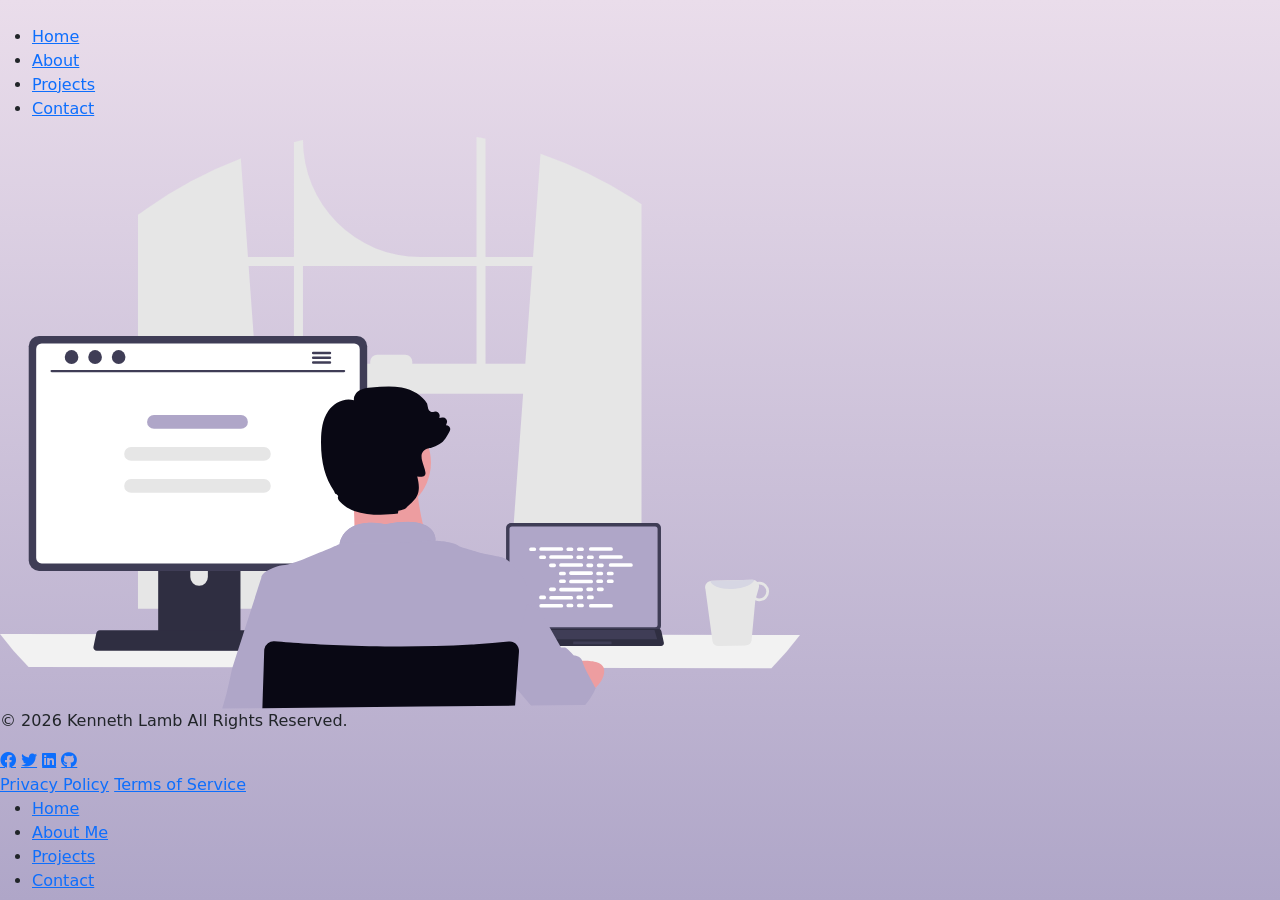
<file: template.html>
<!DOCTYPE html>
<html lang="en">

<head>
    <meta charset="UTF-8">
    <meta name="viewport" content="width=device-width, initial-scale=1.0">
    <title>Portfolio Site: Template</title>
    <link rel="stylesheet" href="./css/styles.css">
    <link rel="preconnect" href="https://fonts.googleapis.com">
    <link rel="preconnect" href="https://fonts.gstatic.com" crossorigin>
    <link href="https://fonts.googleapis.com/css2?family=Lora:ital,wght@0,400..700;1,400..700&family=Roboto:ital,wght@0,100..900;1,100..900&display=swap" rel="stylesheet">
    <link rel="stylesheet" href="https://cdnjs.cloudflare.com/ajax/libs/font-awesome/6.0.0/css/all.min.css">
    <link href="https://cdn.jsdelivr.net/npm/bootstrap@5.3.8/dist/css/bootstrap.min.css" rel="stylesheet" integrity="sha384-sRIl4kxILFvY47J16cr9ZwB07vP4J8+LH7qKQnuqkuIAvNWLzeN8tE5YBujZqJLB" crossorigin="anonymous">
</head>

<body>
    <header></header>

    <nav>
        <button id="toggler-normal" class="navbar-toggler toggler-normal icon-light focus-none border-none">
            <span class="navbar-toggler-icon"></span>
        </button>
        <ul id="nav-menu">
            <li><a href="index.html" class="active">Home</a></li>
            <li><a href="about.html">About</a></li>
            <li><a href="projects.html">Projects</a></li>
            <li><a href="contact.html">Contact</a></li>
        </ul>
    </nav>

    <main></main>

    <footer>
        <div id="footer-info">
            <img src="assets/undraw_programming.svg" alt="Portfolio Logo" id="footer-logo">
            <p>&copy; 2026 Kenneth Lamb All Rights Reserved.</p>
        </div>
        <div id="footer-links">
            <div id="footer-social" class="desk">
                <a href="https://www.facebook.com" target="_blank" class="fab fa-facebook"></a>
                <a href="https://twitter.com" target="_blank" class="fab fa-twitter"></a>
                <a href="https://www.linkedin.com" target="_blank" class="fab fa-linkedin"></a>
                <a href="https://github.com" target="_blank" class="fab fa-github"></a>
            </div>
            <div id="footer-legal" class="desk">
                <a href="#">Privacy Policy</a>
                <a href="#">Terms of Service</a>
            </div>
        </div>
        <div id="footer-nav" class="desk">
            <ul>
                <li><a href="index.html">Home</a></li>
                <li><a href="about.html">About Me</a></li>
                <li><a href="projects.html">Projects</a></li>
                <li><a href="contact.html" class="active">Contact</a></li>
            </ul>
        </div>
    </footer>

    <script src="https://cdn.jsdelivr.net/npm/bootstrap@5.3.8/dist/js/bootstrap.bundle.min.js" integrity="sha384-FKyoEForCGlyvwx9Hj09JcYn3nv7wiPVlz7YYwJrWVcXK/BmnVDxM+D2scQbITxI" crossorigin="anonymous"></script>
    <script src="scripts/index.js"></script>
</body>

</html>
</file>
<file: css/styles.css>
/* ======================
   Variables & Reset
====================== */
:root {
    /* Override Bootstrap theme colors */
    --bs-primary: #DDD3C2;
    --bs-primary-rgb: 221, 211, 194;
    
    --bs-secondary: #B7C3D2;
    --bs-secondary-rgb: 183, 195, 210;
    
    /* Custom colors (not built into Bootstrap) */
    --bs-tertiary: #484552;
    --bs-tertiary-rgb: 72, 69, 82;
    
    --bs-accent: #EADDEB;
    --bs-accent-rgb: 234, 221, 235;
    
    --bs-background: #AFA6C8;
    --bs-background-rgb: 175, 166, 200;
    
    /* Override other Bootstrap colors as needed */
    --bs-body-color: #484552;
    --bs-body-bg: #AFA6C8;
}

html,
body {
    height: 100%;
    background: linear-gradient(var(--bs-accent), var(--bs-background));
    color: var(--bs-tertiary);
}

main {
    background: linear-gradient(var(--bs-accent), var(--bs-background));
}

/* ======================
   Custom Color Utilities
====================== */
.bg-primary { background-color: var(--bs-primary) !important; }
.bg-secondary { background-color: var(--bs-secondary) !important; }
.bg-tertiary { background-color: var(--bs-tertiary) !important; }
.bg-accent { background-color: var(--bs-accent) !important; }
.bg-background { background-color: var(--bs-background) !important; }

.text-primary { color: var(--bs-primary) !important; }
.text-secondary { color: var(--bs-secondary) !important; }
.text-tertiary { color: var(--bs-tertiary) !important; }
.text-accent { color: var(--bs-accent) !important; }
.text-background { color: var(--bs-background) !important; }

/* ======================
   Button Overrides
====================== */
.btn-primary {
    --bs-btn-bg: #DDD3C2;
    --bs-btn-border-color: #DDD3C2;
    --bs-btn-hover-bg: #ccc3b2;
    --bs-btn-hover-border-color: #c4baa9;
    --bs-btn-active-bg: #c4baa9;
    --bs-btn-color: #484552;
}

.btn-secondary {
    --bs-btn-bg: #B7C3D2;
    --bs-btn-border-color: #B7C3D2;
    --bs-btn-hover-bg: #a5b3c4;
    --bs-btn-hover-border-color: #9aa9bc;
    --bs-btn-active-bg: #9aa9bc;
    --bs-btn-color: #484552;
}

.btn-tertiary {
    --bs-btn-bg: #484552;
    --bs-btn-border-color: #484552;
    --bs-btn-hover-bg: #B7C3D2;
    --bs-btn-hover-border-color: #B7C3D2;
    --bs-btn-active-bg: #B7C3D2;
    --bs-btn-color: #DDD3C2;
    --bs-btn-hover-color: #484552;
    background-color: var(--bs-btn-bg);
    border-color: var(--bs-btn-border-color);
    color: var(--bs-btn-color);
}

.btn-tertiary:hover {
    background-color: var(--bs-btn-hover-bg);
    border-color: var(--bs-btn-hover-border-color);
    color: var(--bs-btn-hover-color);
}

/* ======================
   Navigation
====================== */
.navbar {
    font-family: "Roboto", sans-serif;
}

.nav-link {
    color: var(--bs-tertiary) !important;
}

.nav-link.active {
    background-color: var(--bs-accent);
    border-radius: 0.5rem 0.5rem 0 0;
}

.nav-link:hover {
    background-color: var(--bs-accent);
    border-radius: 0.5rem 0.5rem 0 0;
}

/* ======================
   Hero Section
====================== */
.hero-greeting {
    font-size: 1.1em;
    font-weight: 500;
    color: var(--bs-tertiary);
    opacity: 0.8;
    letter-spacing: 1px;
}

.hero-title {
    font-size: 2em;
    font-weight: 700;
    line-height: 1.2;
    font-family: "Roboto", sans-serif;
}

.hero-title .highlight {
    color: var(--bs-accent);
    text-shadow: 2px 2px 4px rgba(0, 0, 0, 0.2);
}

.hero-description {
    font-size: 1.15em;
    line-height: 1.7;
    opacity: 0.9;
}

/* Stats */
.stat {
    font-family: 'Roboto', sans-serif;
    transition: transform 0.2s, box-shadow 0.2s;
}

.stat:hover {
    transform: translateY(-4px);
    box-shadow: 0 6px 16px rgba(0, 0, 0, 0.15) !important;
}

.stat-number {
    font-size: 1.75em;
    font-weight: 700;
}

.stat-label {
    font-size: 0.85em;
    opacity: 0.8;
}

/* Hero Image */
.hero-img {
    max-width: 100%;
    height: auto;
    filter: drop-shadow(0 10px 20px rgba(0, 0, 0, 0.15));
    animation: float 4s ease-in-out infinite;
}

@keyframes float {
    0%, 100% { transform: translateY(0); }
    50% { transform: translateY(-15px); }
}

/* ======================
   Footer
====================== */
.footer-link {
    text-decoration: none;
    color: var(--bs-tertiary);
    padding: 0.5rem;
    font-size: 0.9rem;
}

.footer-link:hover,
.footer-link.active {
    background-color: var(--bs-accent);
    border-radius: 0.5rem;
    color: var(--bs-tertiary);
}

/* Social icons hover */
footer a:hover {
    color: var(--bs-accent) !important;
}

/* ======================
   About Page
====================== */
.profile-avatar {
    width: 10em;
    height: 10em;
    border: 4px solid var(--bs-secondary);
    box-shadow: 0 4px 12px rgba(0, 0, 0, 0.2);
    background: var(--bs-primary);
    padding: 0.5rem;
}

.section-title::after {
    content: '';
    display: block;
    width: 60px;
    height: 4px;
    background: var(--bs-tertiary);
    margin: 0.5rem auto 0;
    border-radius: 2px;
}

Card hover effects
.card {
    transition: transform 0.3s ease, box-shadow 0.3s ease;
}

.card:hover {
    transform: translateY(-8px);
    box-shadow: 0 12px 24px rgba(0, 0, 0, 0.2) !important;
}

.card:hover .card-icon {
    transform: scale(1.2);
    opacity: 1;
}

.card-icon {
    transition: transform 0.3s ease, opacity 0.3s ease;
}

/* Audio element styling */
audio {
    background: var(--bs-primary);
    border-radius: 0.5rem;
    padding: 0.5rem;
}

/* Table hover row */
.table-hover tbody tr:hover {
    background-color: var(--bs-background) !important;
}

/* ======================
   Projects Page
====================== */
.project-link {
    display: inline-flex;
    align-items: center;
    gap: 0.4rem;
    background: var(--bs-tertiary);
    color: var(--bs-primary);
    padding: 0.5rem 1.25rem;
    border-radius: 2rem;
    text-decoration: none;
    font-size: 0.9em;
    font-weight: 500;
    transition: background 0.2s, transform 0.2s;
}

.project-link:hover {
    background: var(--bs-secondary);
    color: var(--bs-tertiary);
    transform: translateY(-2px);
}

#project-search:focus {
    outline: none;
    border-color: var(--bs-tertiary) !important;
    box-shadow: 0 0 0 3px rgba(72, 69, 82, 0.15);
}

#project-search::placeholder {
    color: var(--bs-tertiary);
    opacity: 0.5;
}

/* ======================
   Contact Page
====================== */
.contact-link:hover {
    color: var(--bs-secondary) !important;
}

.social-icon {
    transition: transform 0.2s, background 0.2s;
}

.social-icon:hover {
    transform: scale(1.1);
    background: var(--bs-tertiary) !important;
    color: var(--bs-primary) !important;
}

/* Form input focus states */
.form-control:focus {
    border-color: var(--bs-tertiary) !important;
    box-shadow: 0 0 0 3px rgba(72, 69, 82, 0.15);
}

.form-control::placeholder {
    color: var(--bs-tertiary);
    opacity: 0.5;
}

/* Submit button hover */
.btn-tertiary:hover {
    transform: translateY(-3px);
    box-shadow: 0 6px 16px rgba(0, 0, 0, 0.15);
}

/* ======================
   Responsive - Tablet+
====================== */
@media screen and (min-width: 768px) {
    .hero-title {
        font-size: 2.5em;
    }
    
    .hero-description {
        max-width: 500px;
    }
    
    .profile-avatar {
        width: 12em;
        height: 12em;
    }
}
</file>
